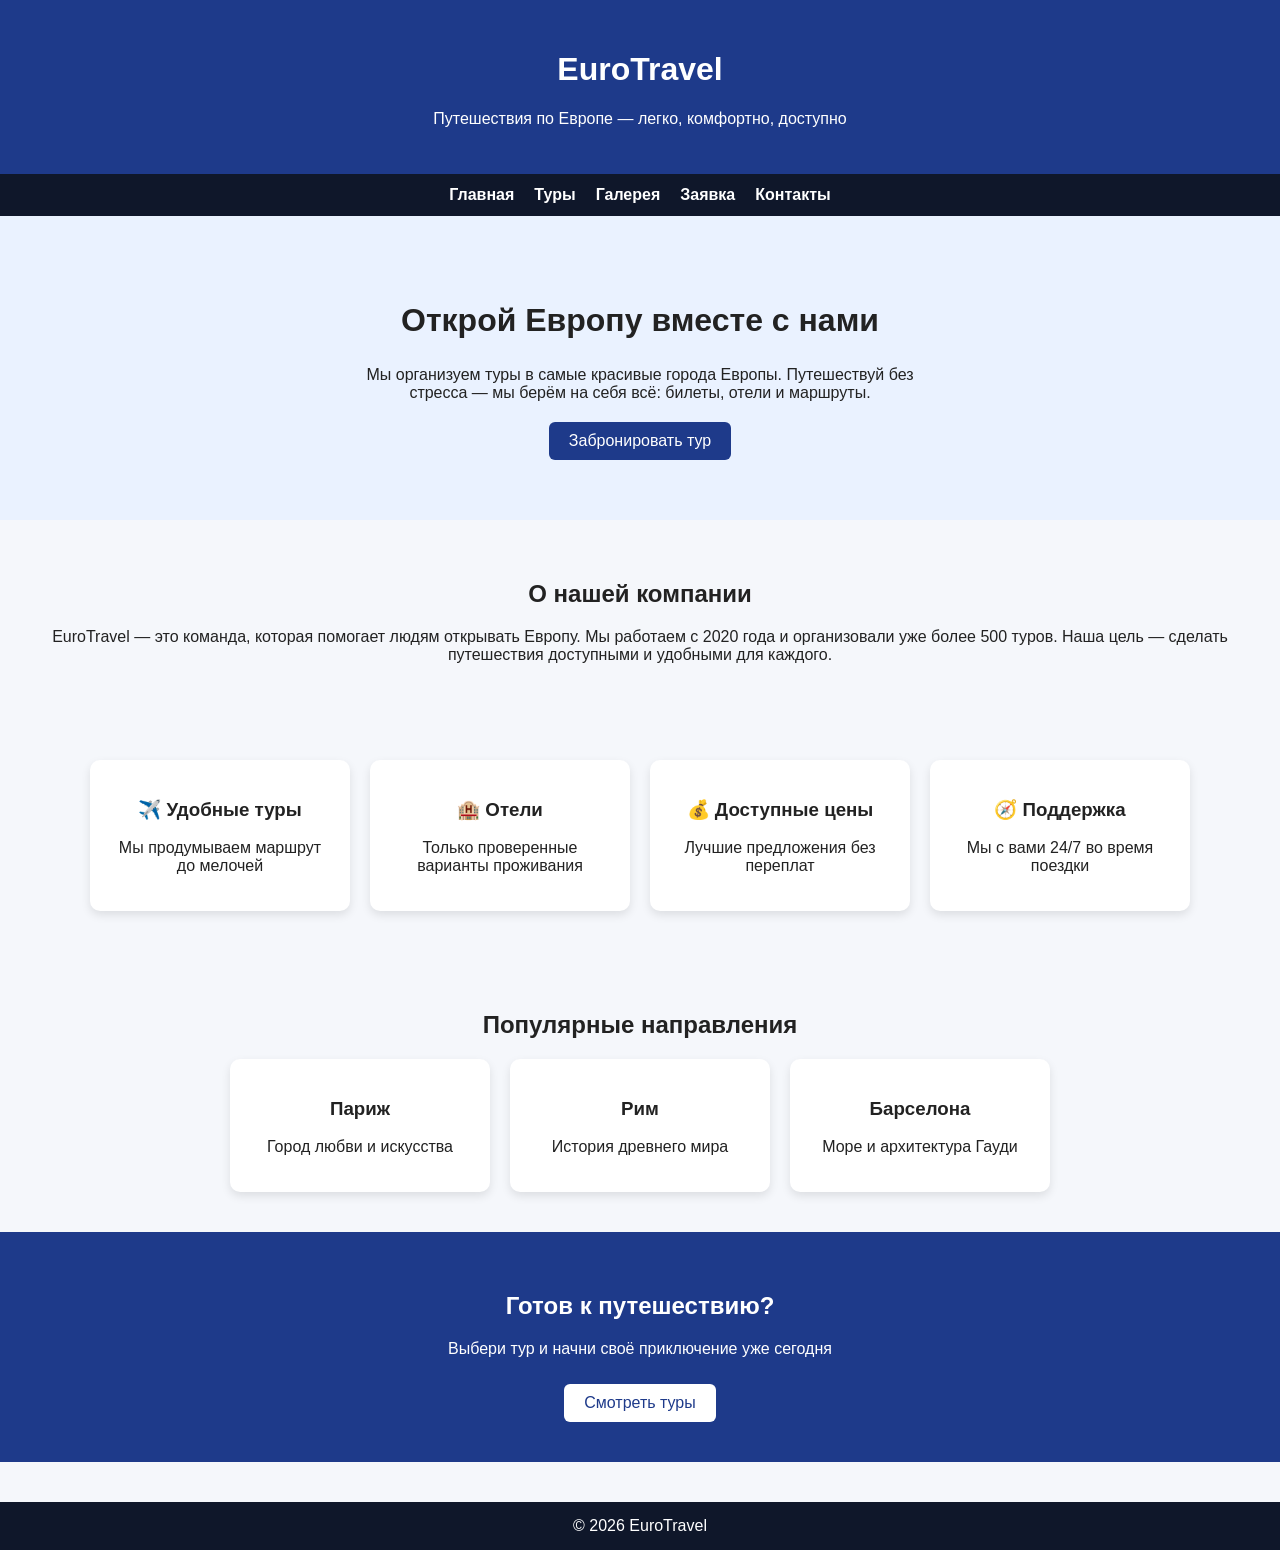
<file: index.html>
<!DOCTYPE html>
<html lang="ru">
<head>
<meta charset="UTF-8">
<title>EuroTravel - Главная</title>
<link rel="stylesheet" href="styles.css">
</head>

<body>

<header>
    <h1>EuroTravel</h1>
    <p>Путешествия по Европе — легко, комфортно, доступно</p>
</header>

<nav>
    <a href="index.html">Главная</a>
    <a href="tours.html">Туры</a>
    <a href="gallery.html">Галерея</a>
    <a href="apply.html">Заявка</a>
    <a href="contact.html">Контакты</a>
</nav>

<!-- 🌍 HERO БЛОК -->
<section style="text-align:center; padding:60px; background:#eaf2ff;">
    <h2 style="font-size:32px;">Открой Европу вместе с нами</h2>
    <p style="max-width:600px; margin:auto;">
        Мы организуем туры в самые красивые города Европы.
        Путешествуй без стресса — мы берём на себя всё: билеты, отели и маршруты.
    </p>

    <a href="apply.html" 
       style="display:inline-block; margin-top:20px; padding:10px 20px; background:#1e3a8a; color:white; text-decoration:none; border-radius:6px;">
        Забронировать тур
    </a>
</section>

<!-- 🧭 О КОМПАНИИ -->
<section class="container">
    <h2>О нашей компании</h2>
    <p>
        EuroTravel — это команда, которая помогает людям открывать Европу.
        Мы работаем с 2020 года и организовали уже более 500 туров.
        Наша цель — сделать путешествия доступными и удобными для каждого.
    </p>
</section>

<!-- ⭐ ПРЕИМУЩЕСТВА -->
<section class="container cards">

    <div class="card">
        <h3>✈️ Удобные туры</h3>
        <p>Мы продумываем маршрут до мелочей</p>
    </div>

    <div class="card">
        <h3>🏨 Отели</h3>
        <p>Только проверенные варианты проживания</p>
    </div>

    <div class="card">
        <h3>💰 Доступные цены</h3>
        <p>Лучшие предложения без переплат</p>
    </div>

    <div class="card">
        <h3>🧭 Поддержка</h3>
        <p>Мы с вами 24/7 во время поездки</p>
    </div>

</section>

<!-- 🌆 ПОПУЛЯРНЫЕ НАПРАВЛЕНИЯ -->
<section class="container">
    <h2>Популярные направления</h2>

    <div class="cards">

        <div class="card">
            <h3>Париж</h3>
            <p>Город любви и искусства</p>
        </div>

        <div class="card">
            <h3>Рим</h3>
            <p>История древнего мира</p>
        </div>

        <div class="card">
            <h3>Барселона</h3>
            <p>Море и архитектура Гауди</p>
        </div>

    </div>
</section>

<!-- 📣 ПРИЗЫВ -->
<section style="text-align:center; padding:40px; background:#1e3a8a; color:white;">
    <h2>Готов к путешествию?</h2>
    <p>Выбери тур и начни своё приключение уже сегодня</p>
    <a href="tours.html" 
       style="display:inline-block; margin-top:10px; padding:10px 20px; background:white; color:#1e3a8a; text-decoration:none; border-radius:6px;">
        Смотреть туры
    </a>
</section>

<footer>
    © 2026 EuroTravel
</footer>

</body>
</html>
</file>
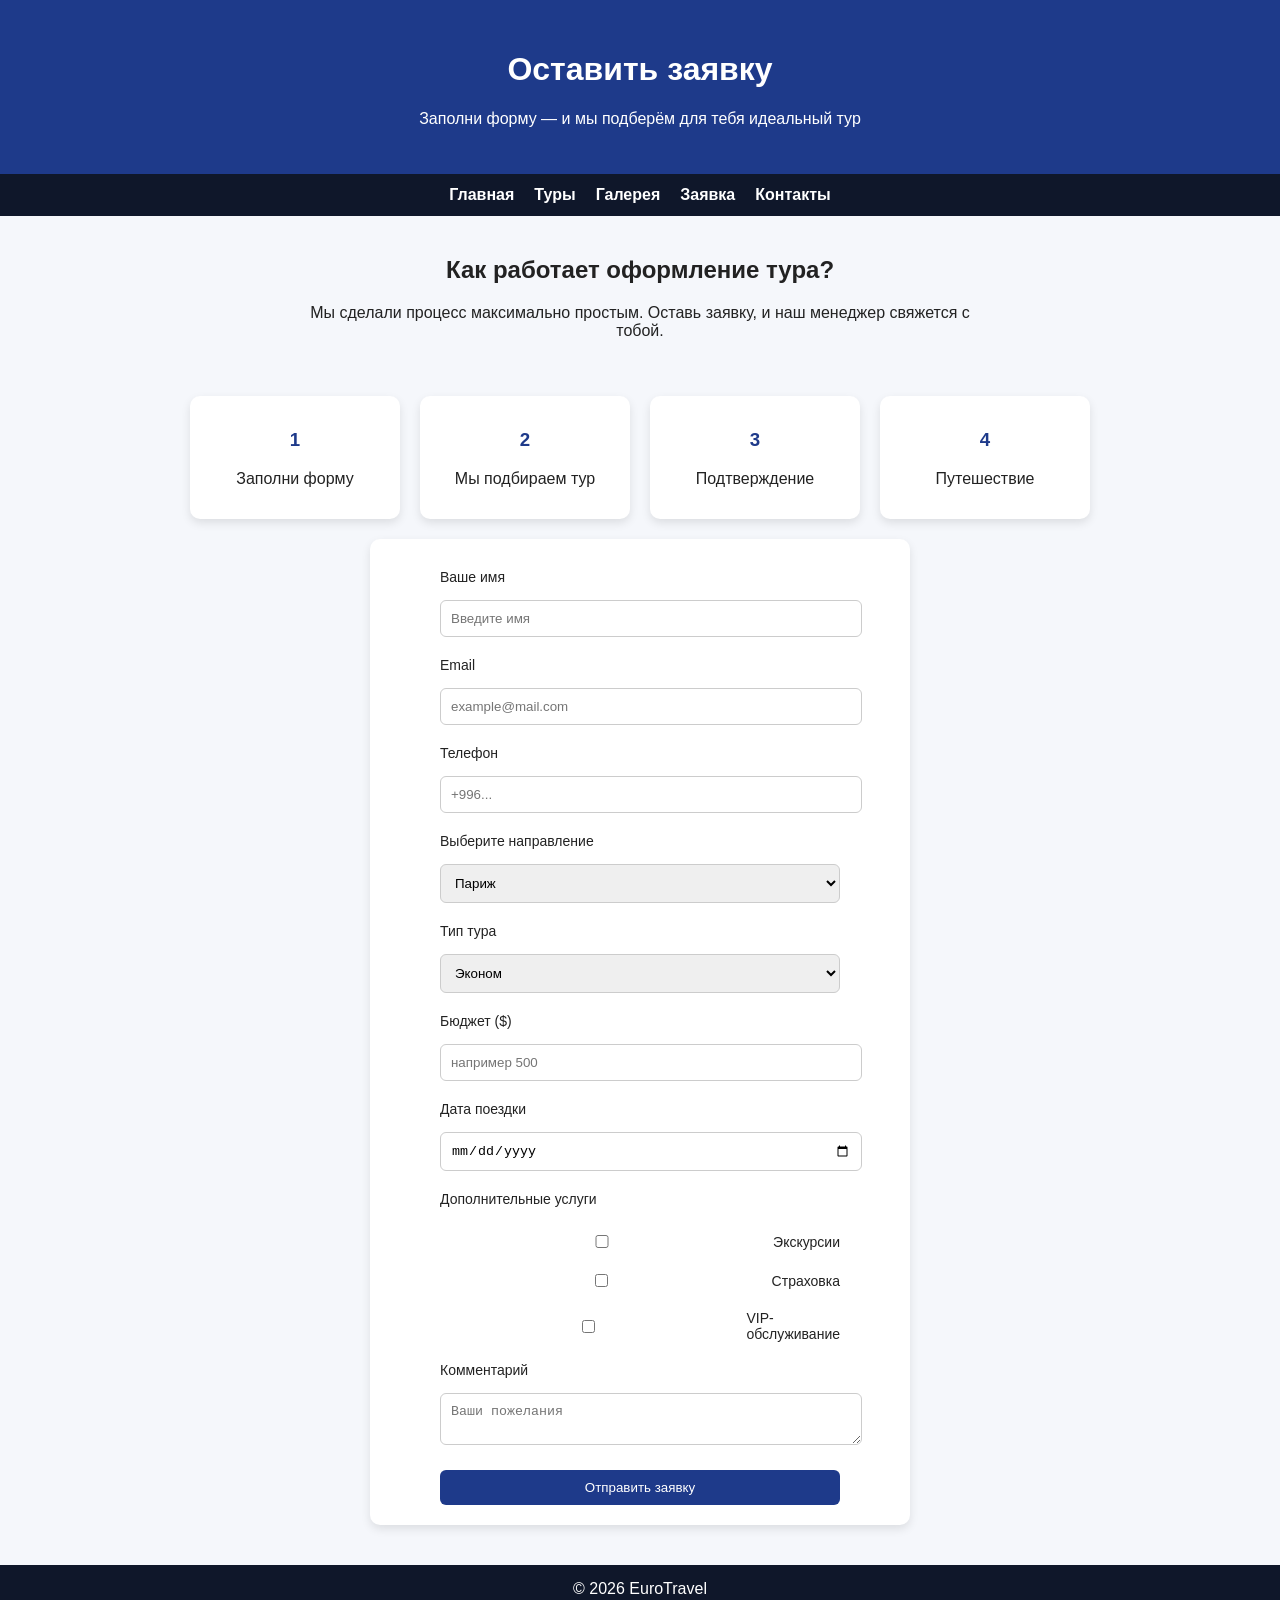
<file: apply.html>
<!DOCTYPE html>
<html lang="ru">
<head>
<meta charset="UTF-8">
<title>Заявка - EuroTravel</title>
<link rel="stylesheet" href="styles.css">

<style>
    .steps {
        display: flex;
        justify-content: center;
        gap: 20px;
        flex-wrap: wrap;
        margin: 20px 0;
    }

    .step {
        background: white;
        padding: 15px;
        border-radius: 10px;
        width: 180px;
        box-shadow: 0 4px 10px rgba(0,0,0,0.1);
        text-align: center;
    }

    .step h3 {
        color: #1e3a8a;
    }

    .form-box {
        max-width: 500px;
        margin: auto;
        background: white;
        padding: 20px;
        border-radius: 10px;
        box-shadow: 0 4px 10px rgba(0,0,0,0.1);
    }

    label {
        font-size: 14px;
        display: block;
        margin-top: 10px;
        margin-bottom: 5px;
    }

    input, select, textarea {
        width: 100%;
        padding: 10px;
        border-radius: 6px;
        border: 1px solid #ccc;
    }

    .check {
        display: flex;
        gap: 10px;
        align-items: center;
        margin-top: 10px;
        font-size: 14px;
    }

    .btn {
        margin-top: 15px;
        padding: 10px;
        background: #1e3a8a;
        color: white;
        border: none;
        border-radius: 6px;
        cursor: pointer;
        width: 100%;
    }

    .btn:hover {
        background: #2563eb;
    }

    .intro {
        text-align: center;
        max-width: 700px;
        margin: auto;
        padding: 20px;
    }
</style>

</head>

<body>

<header>
    <h1>Оставить заявку</h1>
    <p>Заполни форму — и мы подберём для тебя идеальный тур</p>
</header>

<nav>
    <a href="index.html">Главная</a>
    <a href="tours.html">Туры</a>
    <a href="gallery.html">Галерея</a>
    <a href="apply.html">Заявка</a>
    <a href="contact.html">Контакты</a>
</nav>

<!-- 📌 ВСТУПЛЕНИЕ -->
<section class="intro">
    <h2>Как работает оформление тура?</h2>
    <p>
        Мы сделали процесс максимально простым. Оставь заявку, и наш менеджер свяжется с тобой.
    </p>
</section>

<!-- 🪜 ЭТАПЫ -->
<section class="steps">

    <div class="step">
        <h3>1</h3>
        <p>Заполни форму</p>
    </div>

    <div class="step">
        <h3>2</h3>
        <p>Мы подбираем тур</p>
    </div>

    <div class="step">
        <h3>3</h3>
        <p>Подтверждение</p>
    </div>

    <div class="step">
        <h3>4</h3>
        <p>Путешествие</p>
    </div>

</section>

<!-- 📝 ФОРМА -->
<section class="form-box">

    <form>

        <label>Ваше имя</label>
        <input type="text" placeholder="Введите имя">

        <label>Email</label>
        <input type="email" placeholder="example@mail.com">

        <label>Телефон</label>
        <input type="text" placeholder="+996...">

        <label>Выберите направление</label>
        <select>
            <option>Париж</option>
            <option>Рим</option>
            <option>Барселона</option>
            <option>Берлин</option>
        </select>

        <label>Тип тура</label>
        <select>
            <option>Эконом</option>
            <option>Стандарт</option>
            <option>Премиум</option>
        </select>

        <label>Бюджет ($)</label>
        <input type="number" placeholder="например 500">

        <label>Дата поездки</label>
        <input type="date">

        <label>Дополнительные услуги</label>

        <div class="check">
            <input type="checkbox">
            <span>Экскурсии</span>
        </div>

        <div class="check">
            <input type="checkbox">
            <span>Страховка</span>
        </div>

        <div class="check">
            <input type="checkbox">
            <span>VIP-обслуживание</span>
        </div>

        <label>Комментарий</label>
        <textarea placeholder="Ваши пожелания"></textarea>

        <button class="btn" type="submit">Отправить заявку</button>

    </form>

</section>

<footer>
    © 2026 EuroTravel
</footer>

</body>
</html>
</file>
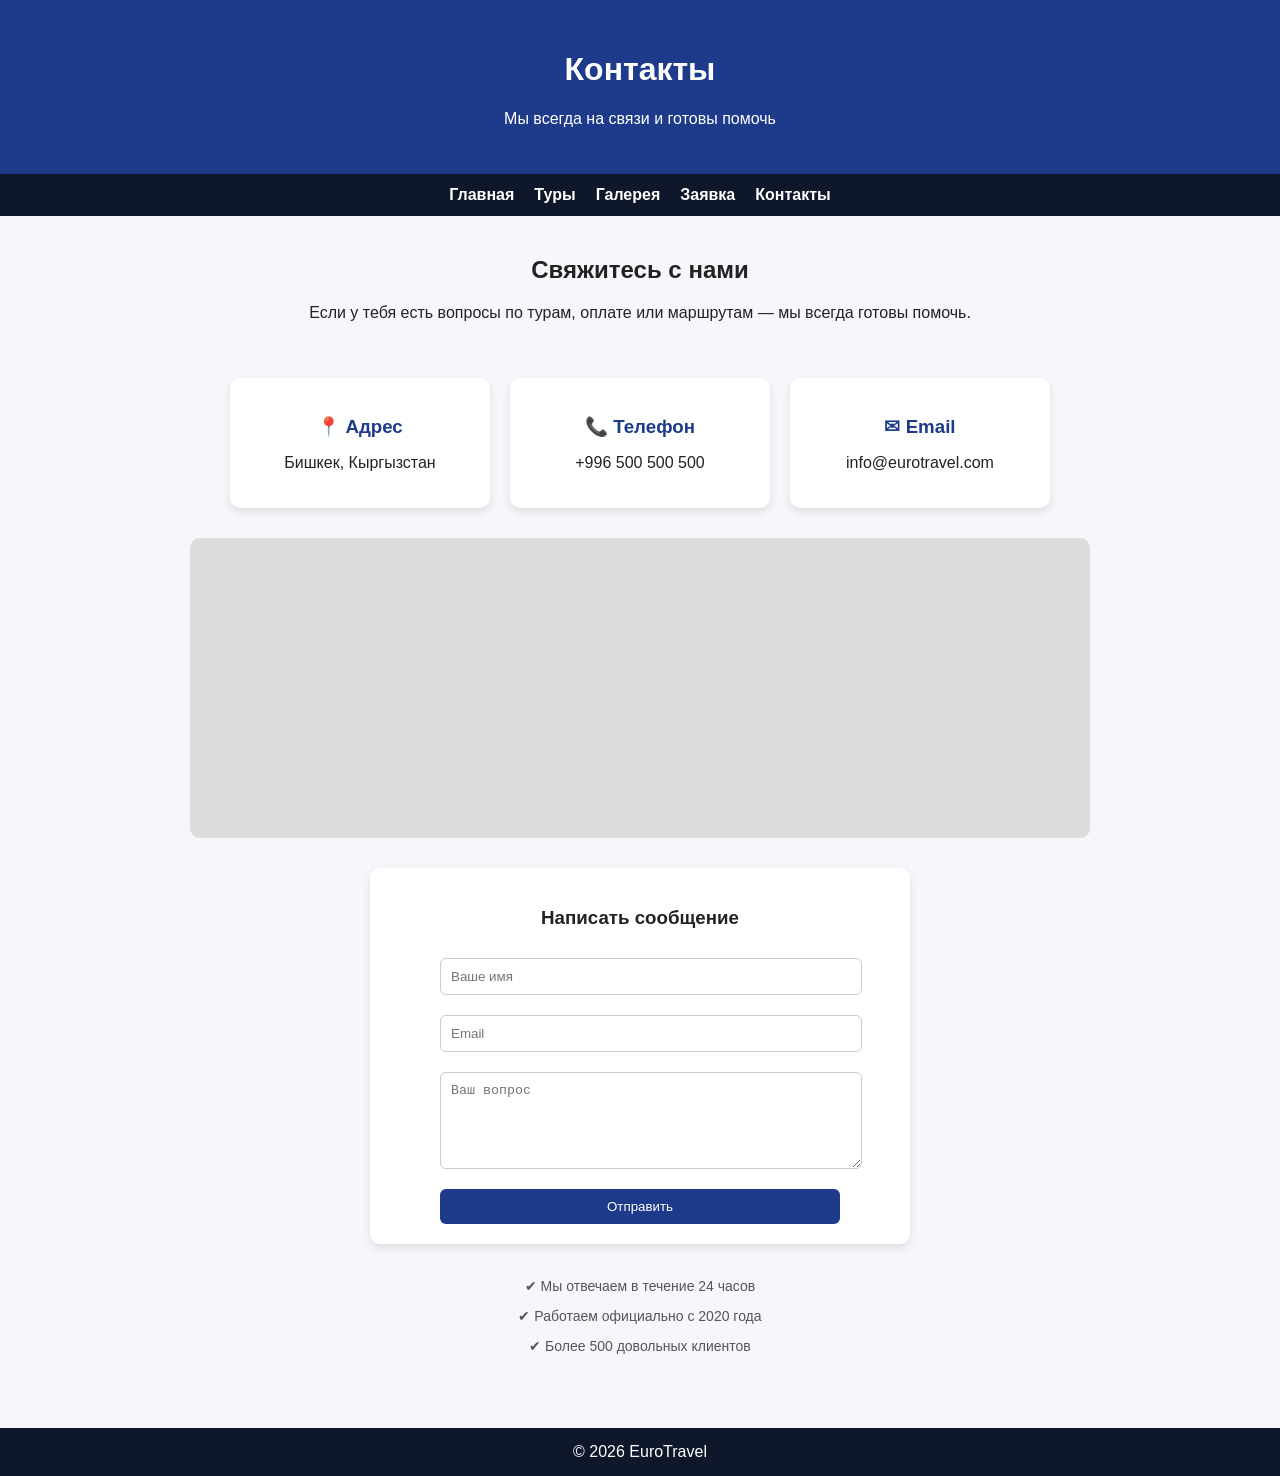
<file: contact.html>
<!DOCTYPE html>
<html lang="ru">
<head>
<meta charset="UTF-8">
<title>Контакты - EuroTravel</title>
<link rel="stylesheet" href="styles.css">

<style>
    .contact-grid {
        display: flex;
        justify-content: center;
        gap: 20px;
        flex-wrap: wrap;
        margin: 20px 0;
    }

    .contact-card {
        background: white;
        padding: 20px;
        border-radius: 10px;
        width: 220px;
        box-shadow: 0 4px 10px rgba(0,0,0,0.1);
        text-align: center;
    }

    .contact-card h3 {
        color: #1e3a8a;
        margin-bottom: 10px;
    }

    .map {
        margin: 30px auto;
        max-width: 800px;
        height: 300px;
        background: #ddd;
        border-radius: 10px;
        display: flex;
        align-items: center;
        justify-content: center;
        font-size: 18px;
        color: #555;
    }

    .form-box {
        max-width: 500px;
        margin: auto;
        background: white;
        padding: 20px;
        border-radius: 10px;
        box-shadow: 0 4px 10px rgba(0,0,0,0.1);
    }

    input, textarea {
        width: 100%;
        padding: 10px;
        margin-top: 10px;
        border-radius: 6px;
        border: 1px solid #ccc;
    }

    button {
        margin-top: 10px;
        width: 100%;
        padding: 10px;
        background: #1e3a8a;
        color: white;
        border: none;
        border-radius: 6px;
        cursor: pointer;
    }

    button:hover {
        background: #2563eb;
    }

    .intro {
        text-align: center;
        max-width: 700px;
        margin: auto;
        padding: 20px;
    }

    .trust {
        text-align: center;
        padding: 20px;
        font-size: 14px;
        color: #555;
    }
</style>

</head>

<body>

<header>
    <h1>Контакты</h1>
    <p>Мы всегда на связи и готовы помочь</p>
</header>

<nav>
    <a href="index.html">Главная</a>
    <a href="tours.html">Туры</a>
    <a href="gallery.html">Галерея</a>
    <a href="apply.html">Заявка</a>
    <a href="contact.html">Контакты</a>
</nav>

<!-- 📌 ВВЕДЕНИЕ -->
<section class="intro">
    <h2>Свяжитесь с нами</h2>
    <p>
        Если у тебя есть вопросы по турам, оплате или маршрутам — мы всегда готовы помочь.
    </p>
</section>

<!-- 📇 КОНТАКТЫ -->
<section class="contact-grid">

    <div class="contact-card">
        <h3>📍 Адрес</h3>
        <p>Бишкек, Кыргызстан</p>
    </div>

    <div class="contact-card">
        <h3>📞 Телефон</h3>
        <p>+996 500 500 500</p>
    </div>

    <div class="contact-card">
        <h3>✉ Email</h3>
        <p>info@eurotravel.com</p>
    </div>

</section>

<!-- 🗺️ КАРТА -->

<iframe
    class="map"
    src="https://www.google.com/maps/embed?pb=!1m18!1m12!1m3!1d60701.1220139222!2d74.51917372770707!3d42.890048228652056!2m3!1f0!2f0!3f0!3m2!1i1024!2i768!4f13.1!3m3!1m2!1s0x389ec81f4a0a30a7%3A0xebed4865356709e4!2z0JrRi9GA0LPRi9C30YHQutCw0Y8g0LPQvtGB0YPQtNCw0YDRgdGC0LLQtdC90L3QsNGPINGE0LjQu9Cw0YDQvNC-0L3QuNGPINC40LwuINCiLiDQodCw0YLRi9C70LPQsNC90L7QstCw!5e0!3m2!1sru!2skg!4v1777436984851!5m2!1sru!2skg" width="600" height="450" style="border:0;" allowfullscreen="" loading="lazy" referrerpolicy="no-referrer-when-downgrade"
    width="100%"
    height="350"
    style="border:0; border-radius:12px;"
    allowfullscreen=""
    loading="lazy">
</iframe>

<!-- 📝 ФОРМА СООБЩЕНИЯ -->
<section class="form-box">

    <h3 style="text-align:center;">Написать сообщение</h3>

    <form>
        <input type="text" placeholder="Ваше имя">
        <input type="email" placeholder="Email">
        <textarea rows="5" placeholder="Ваш вопрос"></textarea>
        <button type="submit">Отправить</button>
    </form>

</section>

<!-- 🛡️ ДОВЕРИЕ -->
<section class="trust">
    <p>✔ Мы отвечаем в течение 24 часов</p>
    <p>✔ Работаем официально с 2020 года</p>
    <p>✔ Более 500 довольных клиентов</p>
</section>

<footer>
    © 2026 EuroTravel
</footer>

</body>
</html>
</file>
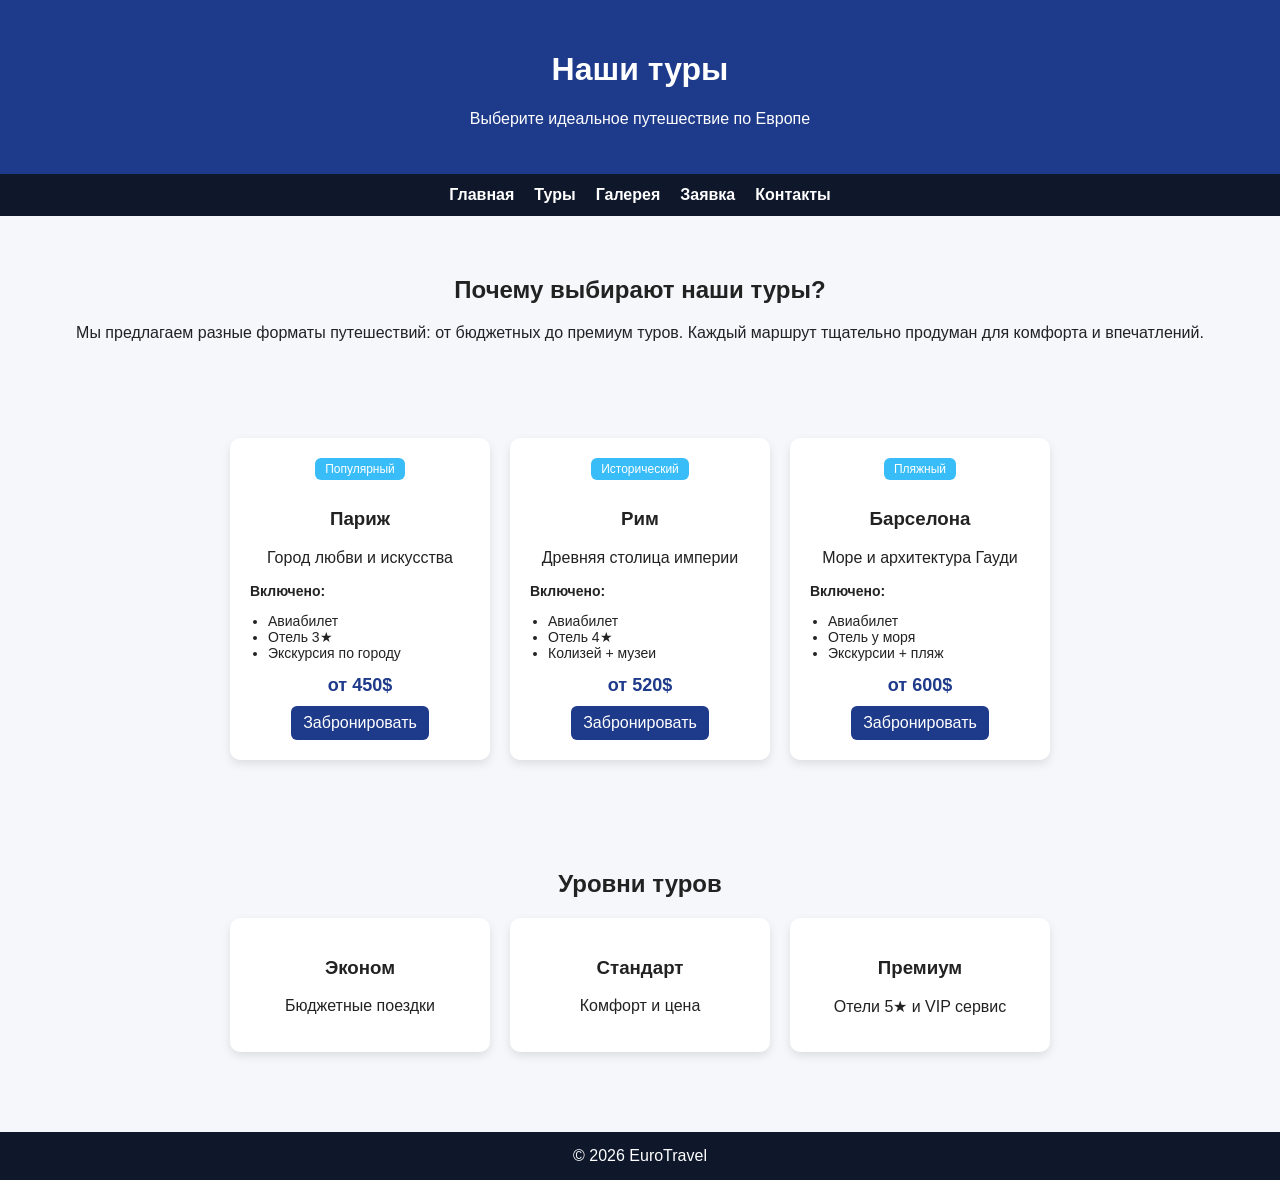
<file: tours.html>
<!DOCTYPE html>
<html lang="ru">
<head>
<meta charset="UTF-8">
<title>Туры - EuroTravel</title>
<link rel="stylesheet" href="styles.css">

<style>
    .price {
        font-size: 18px;
        font-weight: bold;
        color: #1e3a8a;
        margin-top: 10px;
    }

    .badge {
        display: inline-block;
        padding: 4px 10px;
        background: #38bdf8;
        color: white;
        border-radius: 6px;
        font-size: 12px;
        margin-bottom: 10px;
    }

    .tour-details {
        font-size: 14px;
        text-align: left;
        margin-top: 10px;
    }

    .tour-details ul {
        padding-left: 18px;
    }

    .btn {
        display: inline-block;
        margin-top: 10px;
        padding: 8px 12px;
        background: #1e3a8a;
        color: white;
        text-decoration: none;
        border-radius: 6px;
    }

    .btn:hover {
        background: #2563eb;
    }

    .section-title {
        text-align: center;
        margin-top: 30px;
    }
</style>

</head>

<body>

<header>
    <h1>Наши туры</h1>
    <p>Выберите идеальное путешествие по Европе</p>
</header>

<nav>
    <a href="index.html">Главная</a>
    <a href="tours.html">Туры</a>
    <a href="gallery.html">Галерея</a>
    <a href="apply.html">Заявка</a>
    <a href="contact.html">Контакты</a>
</nav>

<!-- 🌍 ВВЕДЕНИЕ -->
<section class="container">
    <h2>Почему выбирают наши туры?</h2>
    <p>
        Мы предлагаем разные форматы путешествий: от бюджетных до премиум туров.
        Каждый маршрут тщательно продуман для комфорта и впечатлений.
    </p>
</section>

<!-- 💼 ТУРЫ -->
<section class="container cards">

    <!-- Париж -->
    <div class="card">
        <span class="badge">Популярный</span>
        <h3>Париж</h3>
        <p>Город любви и искусства</p>

        <div class="tour-details">
            <b>Включено:</b>
            <ul>
                <li>Авиабилет</li>
                <li>Отель 3★</li>
                <li>Экскурсия по городу</li>
            </ul>
        </div>

        <div class="price">от 450$</div>
        <a href="apply.html" class="btn">Забронировать</a>
    </div>

    <!-- Рим -->
    <div class="card">
        <span class="badge">Исторический</span>
        <h3>Рим</h3>
        <p>Древняя столица империи</p>

        <div class="tour-details">
            <b>Включено:</b>
            <ul>
                <li>Авиабилет</li>
                <li>Отель 4★</li>
                <li>Колизей + музеи</li>
            </ul>
        </div>

        <div class="price">от 520$</div>
        <a href="apply.html" class="btn">Забронировать</a>
    </div>

    <!-- Барселона -->
    <div class="card">
        <span class="badge">Пляжный</span>
        <h3>Барселона</h3>
        <p>Море и архитектура Гауди</p>

        <div class="tour-details">
            <b>Включено:</b>
            <ul>
                <li>Авиабилет</li>
                <li>Отель у моря</li>
                <li>Экскурсии + пляж</li>
            </ul>
        </div>

        <div class="price">от 600$</div>
        <a href="apply.html" class="btn">Забронировать</a>
    </div>

</section>

<!-- 🧭 УРОВНИ ТУРОВ -->
<section class="container">

    <h2 class="section-title">Уровни туров</h2>

    <div class="cards">

        <div class="card">
            <h3>Эконом</h3>
            <p>Бюджетные поездки</p>
        </div>

        <div class="card">
            <h3>Стандарт</h3>
            <p>Комфорт и цена</p>
        </div>

        <div class="card">
            <h3>Премиум</h3>
            <p>Отели 5★ и VIP сервис</p>
        </div>

    </div>

</section>

<footer>
    © 2026 EuroTravel
</footer>

</body>
</html>
</file>
<file: styles.css>
body {
    margin: 0;
    font-family: Arial, sans-serif;
    background: #f5f7fb;
    color: #222;
}

/* NAV */
nav {
    background: #0f172a;
    display: flex;
    justify-content: center;
    gap: 20px;
    padding: 12px;
}

nav a {
    color: white;
    text-decoration: none;
    font-weight: bold;
    transition: 0.3s;
}

nav a:hover {
    color: #38bdf8;
}

/* HEADER */
header {
    background: #1e3a8a;
    color: white;
    text-align: center;
    padding: 30px;
}

/* CONTAINER */
.container {
    padding: 40px;
    text-align: center;
}

/* CARDS */
.cards {
    display: flex;
    justify-content: center;
    flex-wrap: wrap;
    gap: 20px;
}

.card {
    background: white;
    padding: 20px;
    width: 220px;
    border-radius: 10px;
    box-shadow: 0 4px 10px rgba(0,0,0,0.1);
}


/* GALLERY */
.gallery {
    display: grid;
    grid-template-columns: repeat(auto-fit, minmax(180px, 1fr));
    gap: 10px;
    padding: 20px;
}

.gallery img {
    width: 100%;
    height: 260px;
    object-fit: cover;
    border-radius: 10px;
}

/* FORM */
form {
    max-width: 400px;
    margin: auto;
    display: flex;
    flex-direction: column;
    gap: 10px;
}

input, select, textarea {
    padding: 10px;
    border-radius: 6px;
    border: 1px solid #ccc;
}

button {
    padding: 10px;
    background: #1e3a8a;
    color: white;
    border: none;
    border-radius: 6px;
    cursor: pointer;
}

button:hover {
    background: #2563eb;
}

.map {
    margin: 30px auto;
    min-width: 900px;
    height: 350px;

    display: flex;
    justify-content: center;
    align-items: center;

    border-radius: 12px;
    overflow: hidden;
}

/* FOOTER */
footer {
    background: #0f172a;
    color: white;
    text-align: center;
    padding: 15px;
    margin-top: 40px;
}
</file>
